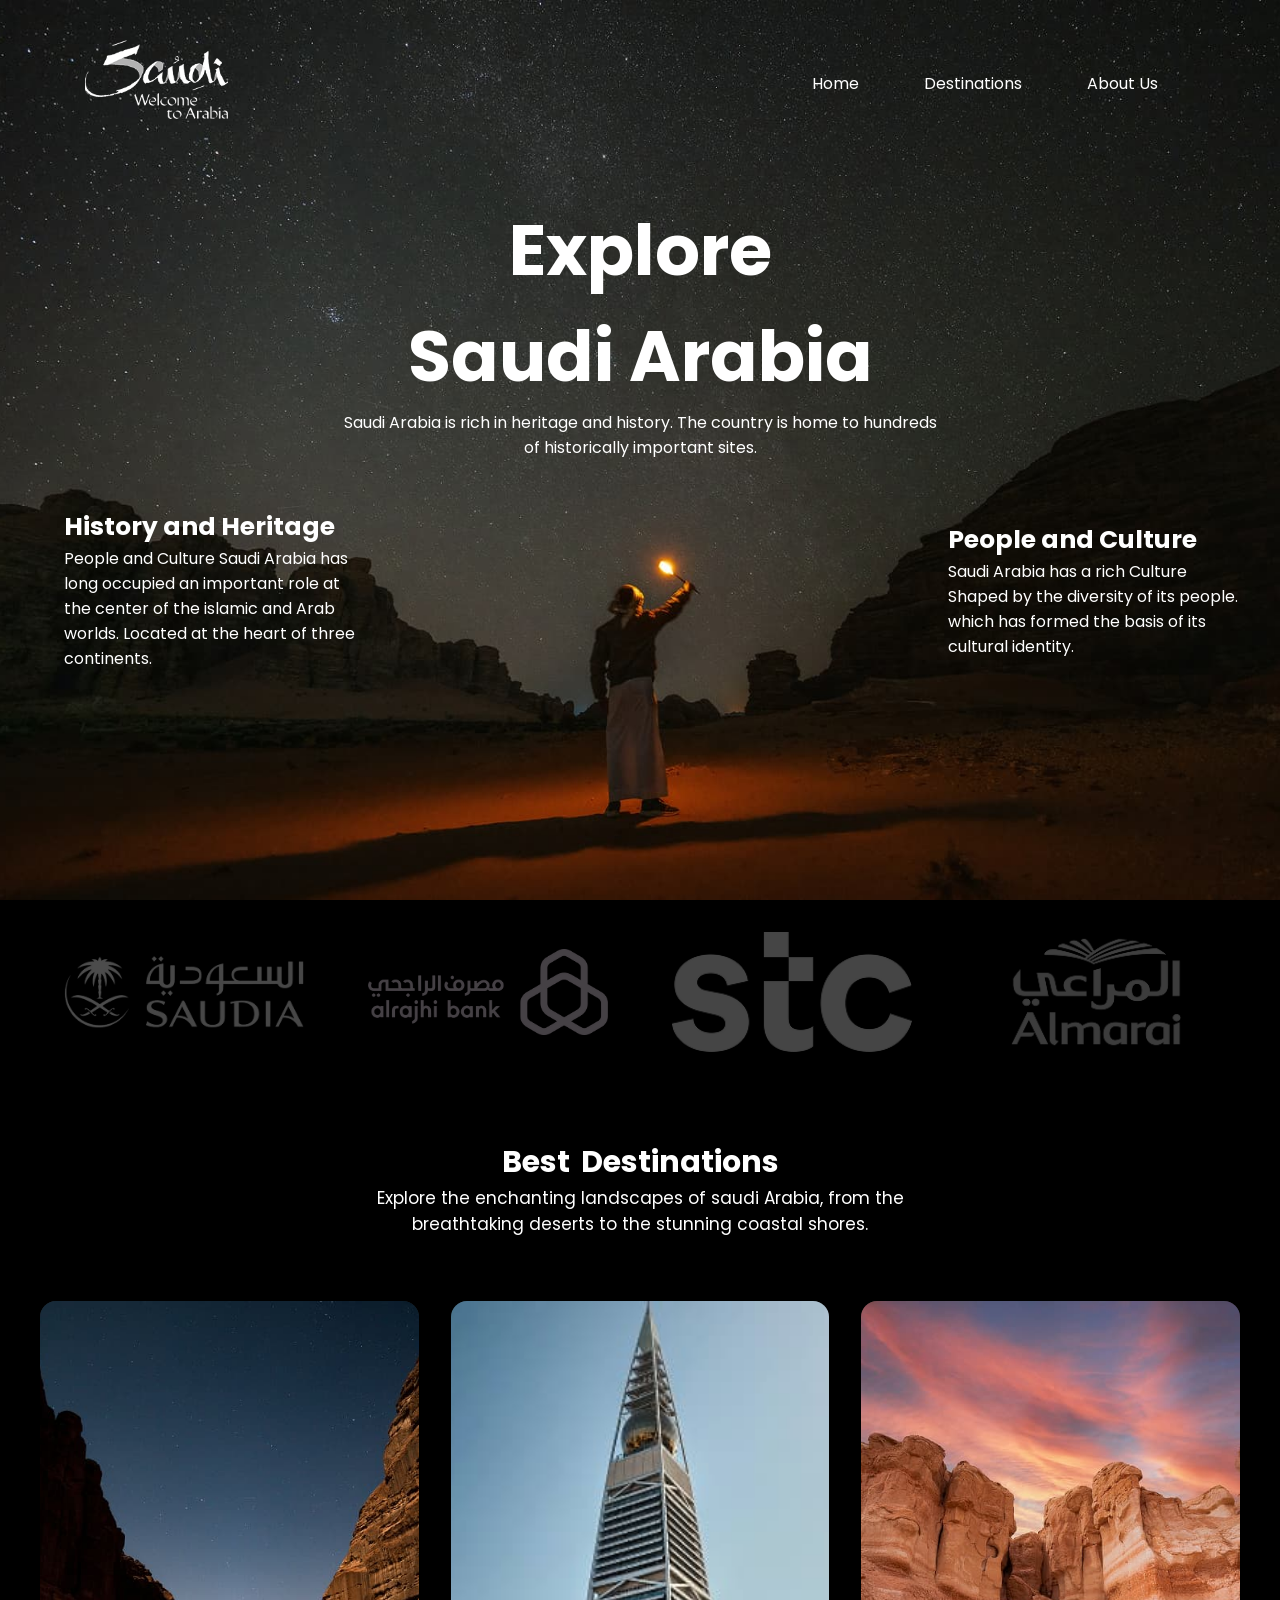
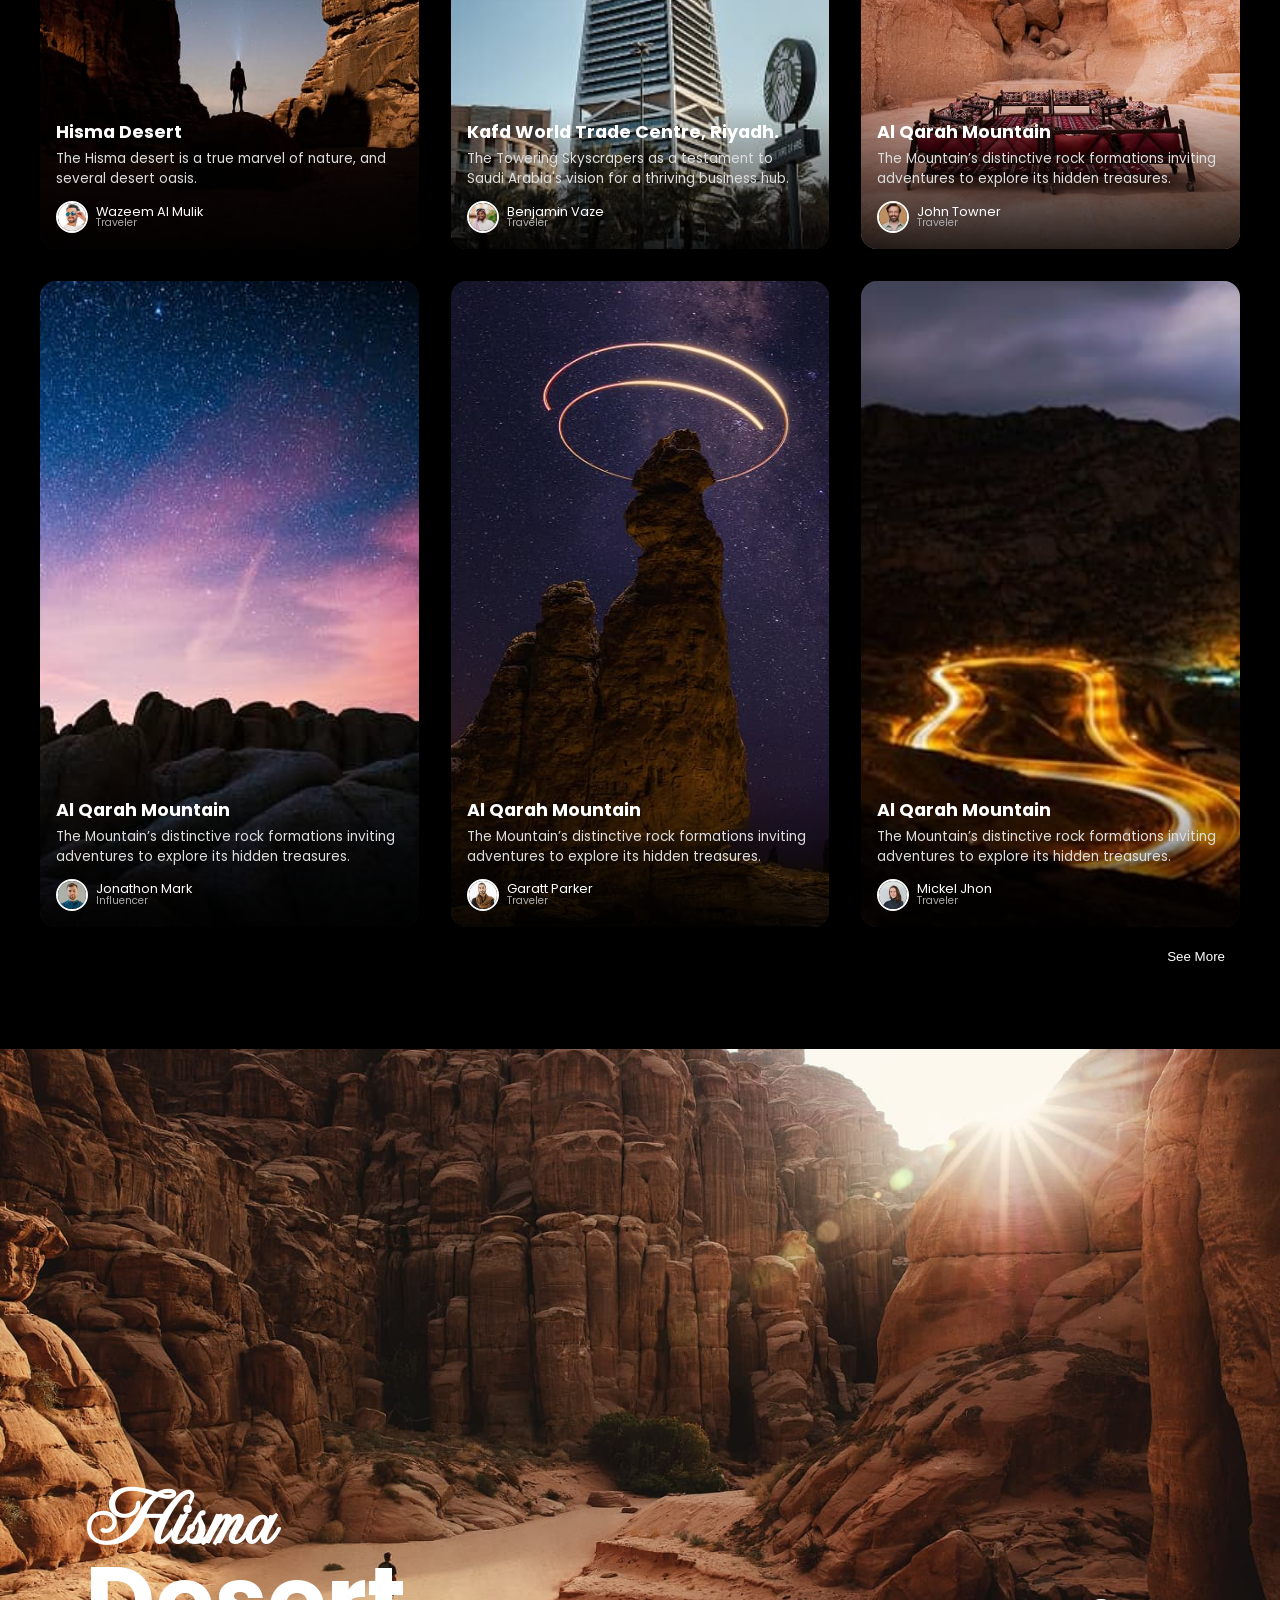
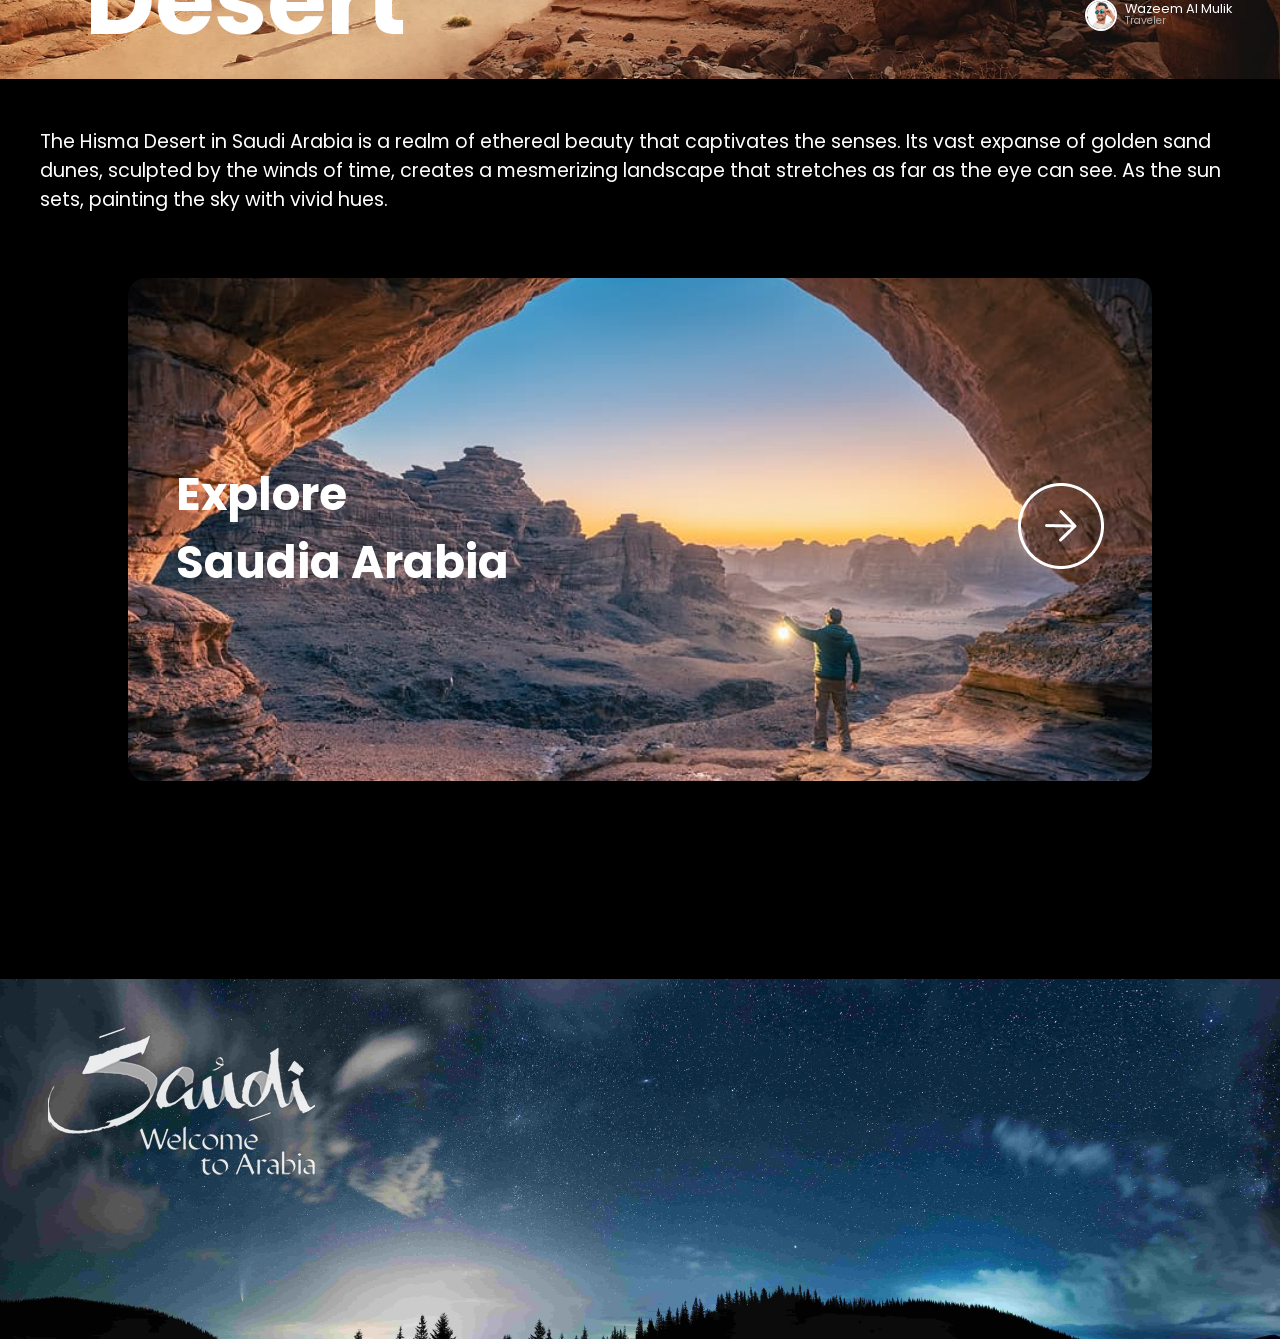
<file: index.html>
<!DOCTYPE html>
<html lang="en">

<head>
    <meta charset="UTF-8">
    <meta name="viewport" content="width=device-width, initial-scale=1.0">
    <link rel="stylesheet" href="style_1.css">
        <link href="https://unpkg.com/boxicons@2.1.4/css/boxicons.min.css" rel="stylesheet" />
    <title>Saudia Arabia</title>
</head>

<body>

    <header class="hero">
        <nav class="navbar">
            <a class="logo" href="#">
                <img src="image/hero_logo.png" alt="" loading="lazy">
            </a>

             <i class="bx bx-menu" id="menu-icon"></i>

            <div class="nav-cont">
                <a href="Home.html">Home</a>
                <a href="Destinations.html">Destinations</a>
                <a href="About.html">About Us</a>
            </div>

        </nav>

        <div class="hero-cont-1">
            <h1>Explore
                <br>
                Saudi Arabia
            </h1>
            <p>Saudi Arabia is rich in heritage and history. The country is
                home to hundreds of historically important sites.</p>
        </div>

        <div class="hero-cont-2">
            <div class="hero-cont-2-left">
                <h3>History and Heritage
                </h3>
                <p>People and Culture
                    Saudi Arabia has long occupied an
                    important role at the center of the
                    islamic and Arab worlds. Located at
                    the heart of three continents.
                </p>
            </div>
            <div class="hero-cont-2-right">
                <h3>People and Culture</h3>
                <p>Saudi Arabia has a rich Culture
                    Shaped by the diversity of its people.
                    which has formed the basis of its
                    cultural identity.</p>
            </div>
        </div>
    </header>


    <section class="section-1">
        <div class="logos">
            <img src="image/logo_1.png" alt="image" loading="lazy">
            <img src="image/logo_2.png" alt="image" loading="lazy">
            <img src="image/logo_3.png" alt="image" loading="lazy">
            <img src="image/logo_4.png" alt="image" loading="lazy">
        </div>
    </section>


     <section class="section-2">
        <div class="sec-2-cont-1">
            <h1>Best Destinations</h1>
            <p>Explore the enchanting landscapes of saudi Arabia, from
                the breathtaking deserts to the stunning coastal shores.</p>
        </div>
    </section>


    <section class="section-3">
        <div class="grid-container">
            <div class="card">
                <img src="image/box_img1.jpg" alt="" loading="lazy">
                <div class="content">
                    <h3>Hisma Desert</h3>
                    <p>The Hisma desert is a true marvel of nature, and several desert oasis.</p>
                    <div class="profile">
                        <img src="image/Man with sunglasses wearing white t-shirt posing.jpg" alt="" loading="lazy">
                        <span>Wazeem Al Mulik <small>Traveler</small></span>
                    </div>
                </div>
            </div>

            <div class="card">
                <img src="image/box_img2.jpg" alt="" loading="lazy">
                <div class="content">
                    <h3>Kafd World Trade Centre, Riyadh.</h3>
                    <p>The Towering Skyscrapers as a testament to Saudi Arabia's vision for a thriving business hub.</p>
                    <div class="profile">
                        <img src="image/Mask group (1).png" alt="" loading="lazy">
                        <span>Benjamin Vaze <small>Traveler</small></span>
                    </div>
                </div>
            </div>

            <div class="card">
                <img src="image/box_img3.jpg" alt=" "loading="lazy">
                <div class="content">
                    <h3>Al Qarah Mountain</h3>
                    <p>The Mountain’s distinctive rock formations inviting adventures to explore its hidden treasures.
                    </p>
                    <div class="profile">
                        <img src="image/Mask group (2).png" alt="" loading="lazy">
                        <span>John Towner <small>Traveler</small></span>
                    </div>
                </div>
            </div>

            <div class="card">
                <img src="image/box_img4.jpg" alt="" loading="lazy">
                <div class="content">
                    <h3>Al Qarah Mountain</h3>
                    <p>The Mountain’s distinctive rock formations inviting adventures to explore its hidden treasures.
                    </p>
                    <div class="profile">
                        <img src="image/Man isolated showing emotions end gestures.jpg" alt="" loading="lazy">
                        <span> Jonathon Mark <small>Influencer</small></span>
                    </div>
                </div>
            </div>

            <div class="card">
                <img src="image/box_img5.jpg" alt="" loading="lazy">
                <div class="content">
                    <h3>Al Qarah Mountain</h3>
                    <p>The Mountain’s distinctive rock formations inviting adventures to explore its hidden treasures.
                    </p>
                    <div class="profile">
                        <img src="image/Young man posing casually over white wall..jpg" alt="" loading="lazy">
                        <span>Garatt Parker <small>Traveler</small></span>
                    </div>
                </div>
            </div>

            <div class="card">
                <img src="image/box_img6.jpg" alt="" loading="lazy">
                <div class="content">
                    <h3>Al Qarah Mountain</h3>
                    <p>The Mountain’s distinctive rock formations inviting adventures to explore its hidden treasures.
                    </p>
                    <div class="profile">
                        <img src="image/Young woman in shirt standing with crossed arms and looking confident_11zon.jpg"
                            alt="" loading="lazy">
                        <span>Mickel Jhon <small>Traveler</small></span>
                    </div>
                </div>
            </div>
        </div>

        <div class="btn-1">
            <button>See More</button>
        </div>
    </section>


    <section class="section-4">
        <div class="sec-4-cont">
            <div class="sec-4-left">
                <h2 style="font-family: 'Imperial Script';">Hisma</h2>
                <h1>Desert</h1>
            </div>

            <div class="sec-4-right">
                <div class="profile">
                    <img src="image/Man with sunglasses wearing white t-shirt posing.jpg" alt="" loading="lazy">
                    <span>Wazeem Al Mulik <small>Traveler</small></span>
                </div>
            </div>
        </div>
    </section>


    <section class="section-5">
        <div class="sec-5-top-cont">
            <p>The Hisma Desert in Saudi Arabia is a realm of ethereal beauty that captivates the senses. Its vast
                expanse of golden sand dunes, sculpted by the winds of time, creates a mesmerizing landscape that
                stretches as far as the eye can see. As the sun sets, painting the sky with vivid hues.</p>
        </div>
        <div class="sec-5-bottom-cont">
            <div class="sec-5-left">
                <h1>
                    Explore
                    <br>
                    Saudia Arabia
                </h1>
            </div>
            <div class="sec-5-right">
                <img src="image/bottom_img_arrow.png" alt="" loading="lazy">
            </div>
        </div>
    </section>

    <footer class="footer">
        <div class="footer-cont">
            <img src="image/footer_img(1).png" alt="" loading="lazy">
        </div>
    </footer>


    <script src="script.js"></script>
</body>

</html>
</file>
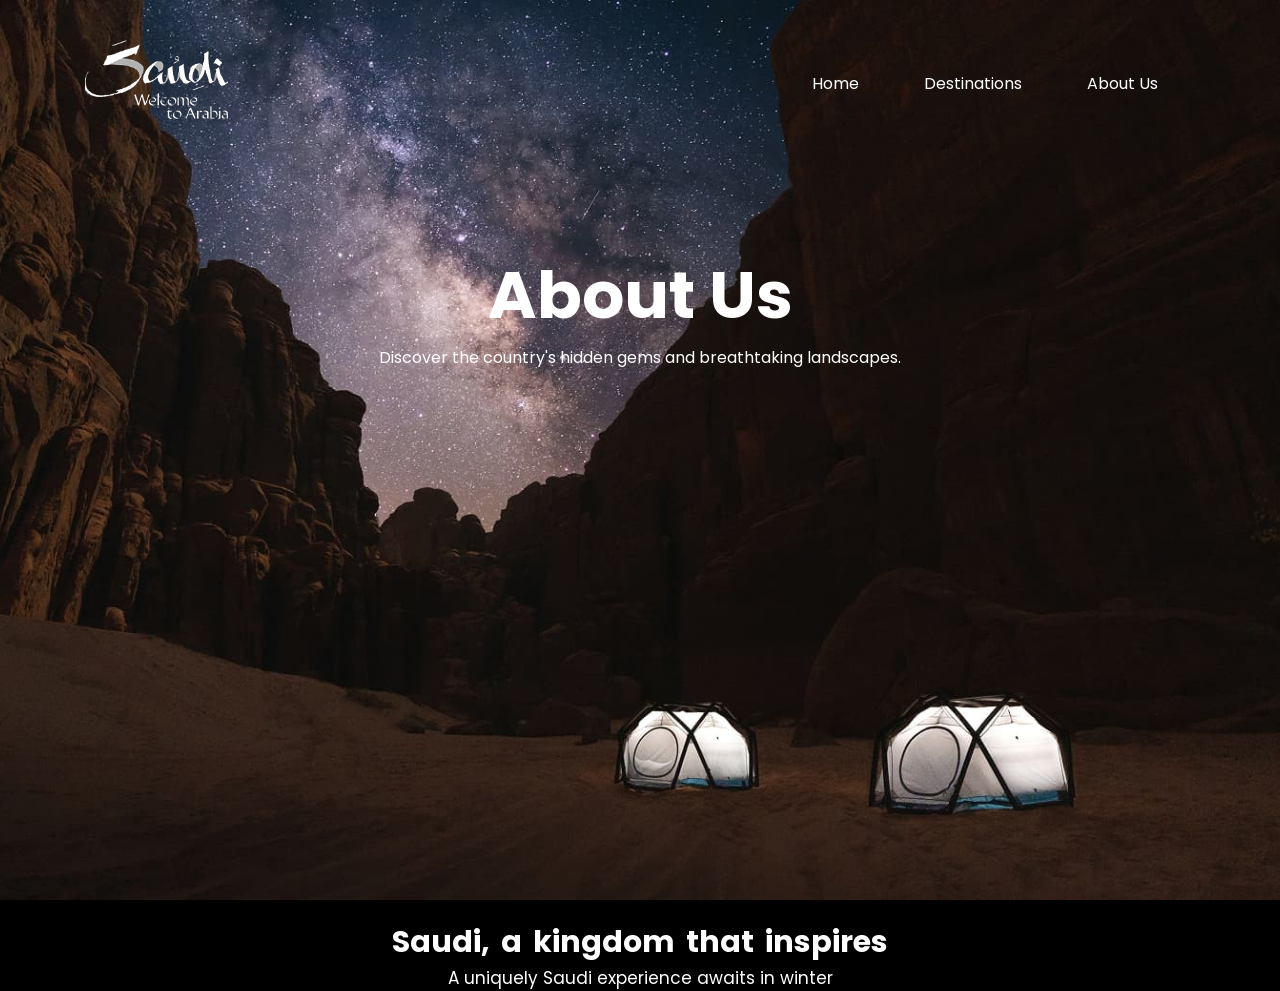
<file: About.html>
<!DOCTYPE html>
<html lang="en">
<head>
    <meta charset="UTF-8">
    <meta name="viewport" content="width=device-width, initial-scale=1.0">
    <link rel="stylesheet" href="style_3.css">
    <title>About Us</title>
</head>
<body>
    
        <header class="hero">
        <nav class="navbar">
            <a class="logo" href="#">
                <img src="image/hero_logo.png" alt="" loading="lazy">
            </a>

            <i class="bx bx-menu" id="menu-icon"></i>

            <div class="nav-cont">
                <a href="Home.html">Home</a>
                <a href="Destinations.html">Destinations</a>
                <a href="About.html">About Us</a>
            </div>

        </nav>

        <div class="hero-cont-1">
            <h1>About Us
            </h1>
            <p>Discover the country's hidden gems and breathtaking landscapes.</p>
        </div>

    </header>


    
     <section class="section-2">
        <div class="sec-2-cont-1">
            <h1>Saudi, a kingdom that inspires</h1>
            <p>A uniquely Saudi experience awaits in winter</p>
        </div>
    </section>


    <script src="script.js"></script>
</body>
</html>
</file>
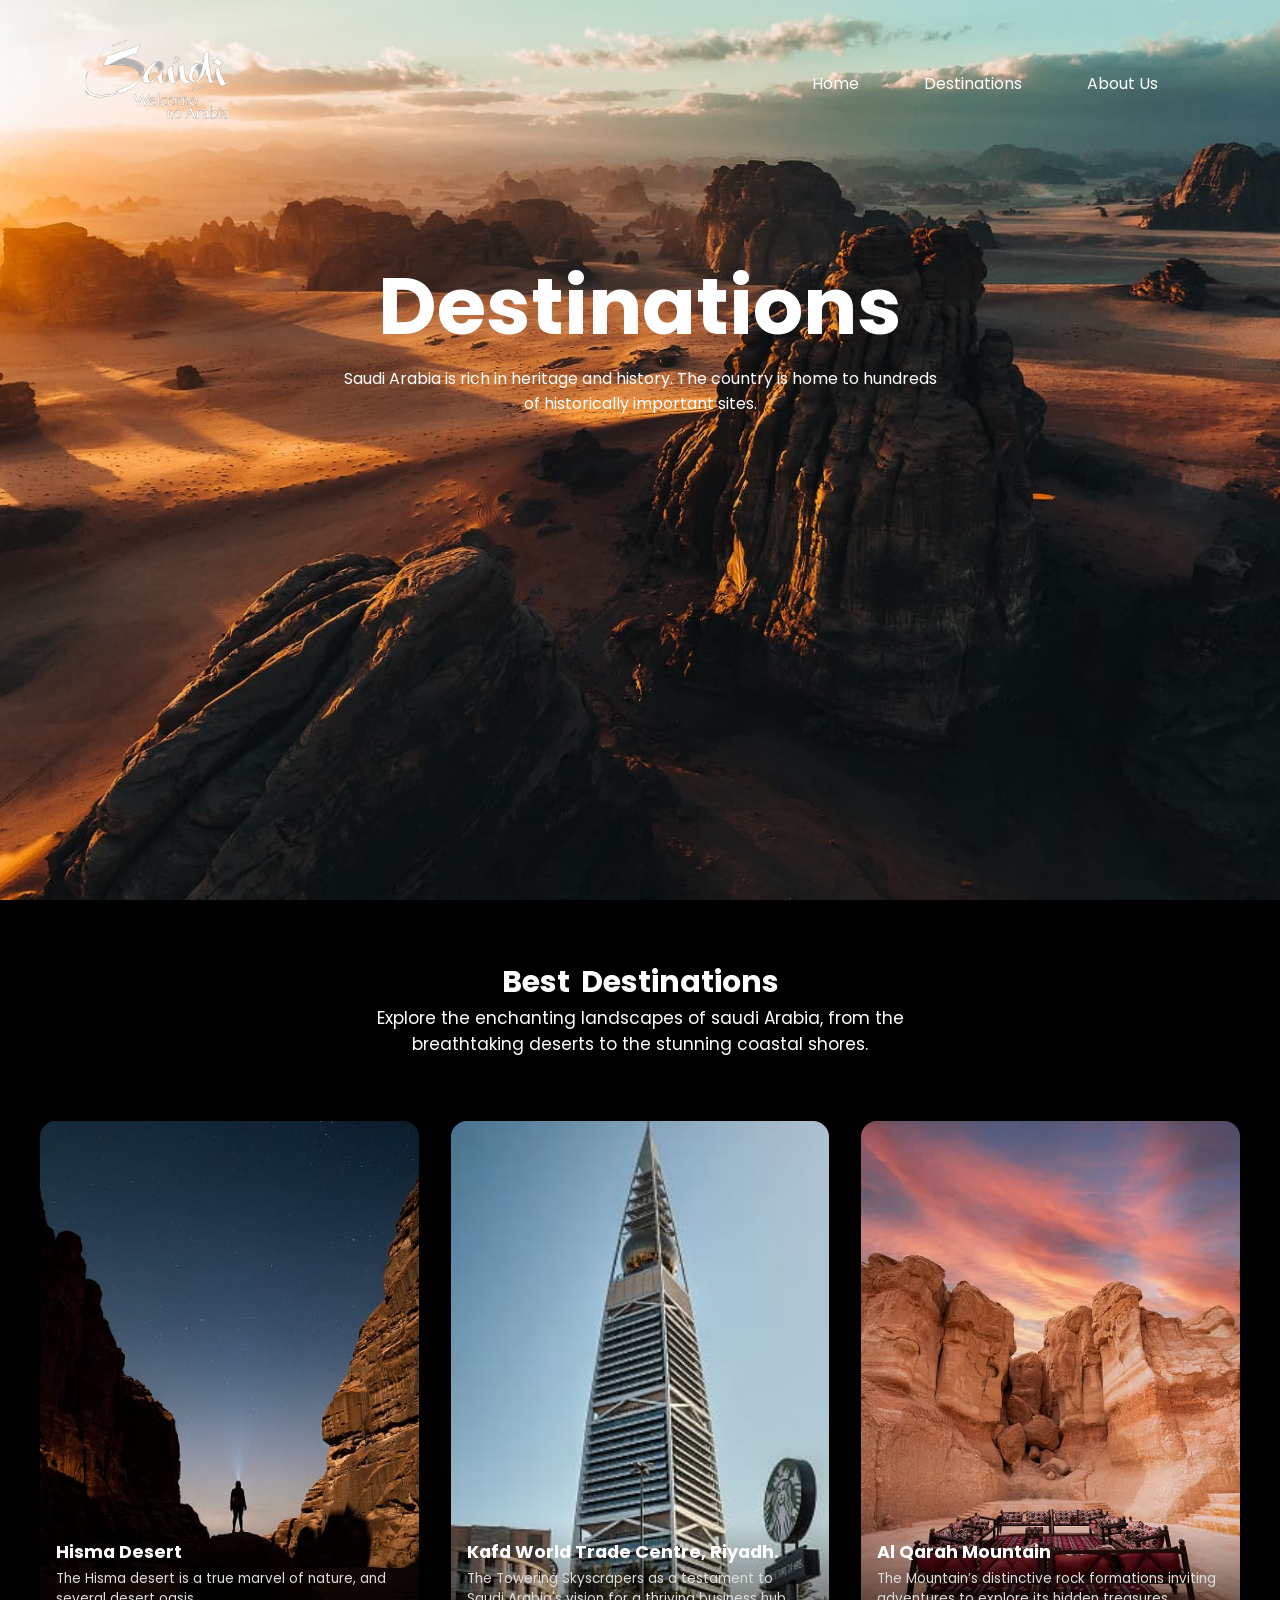
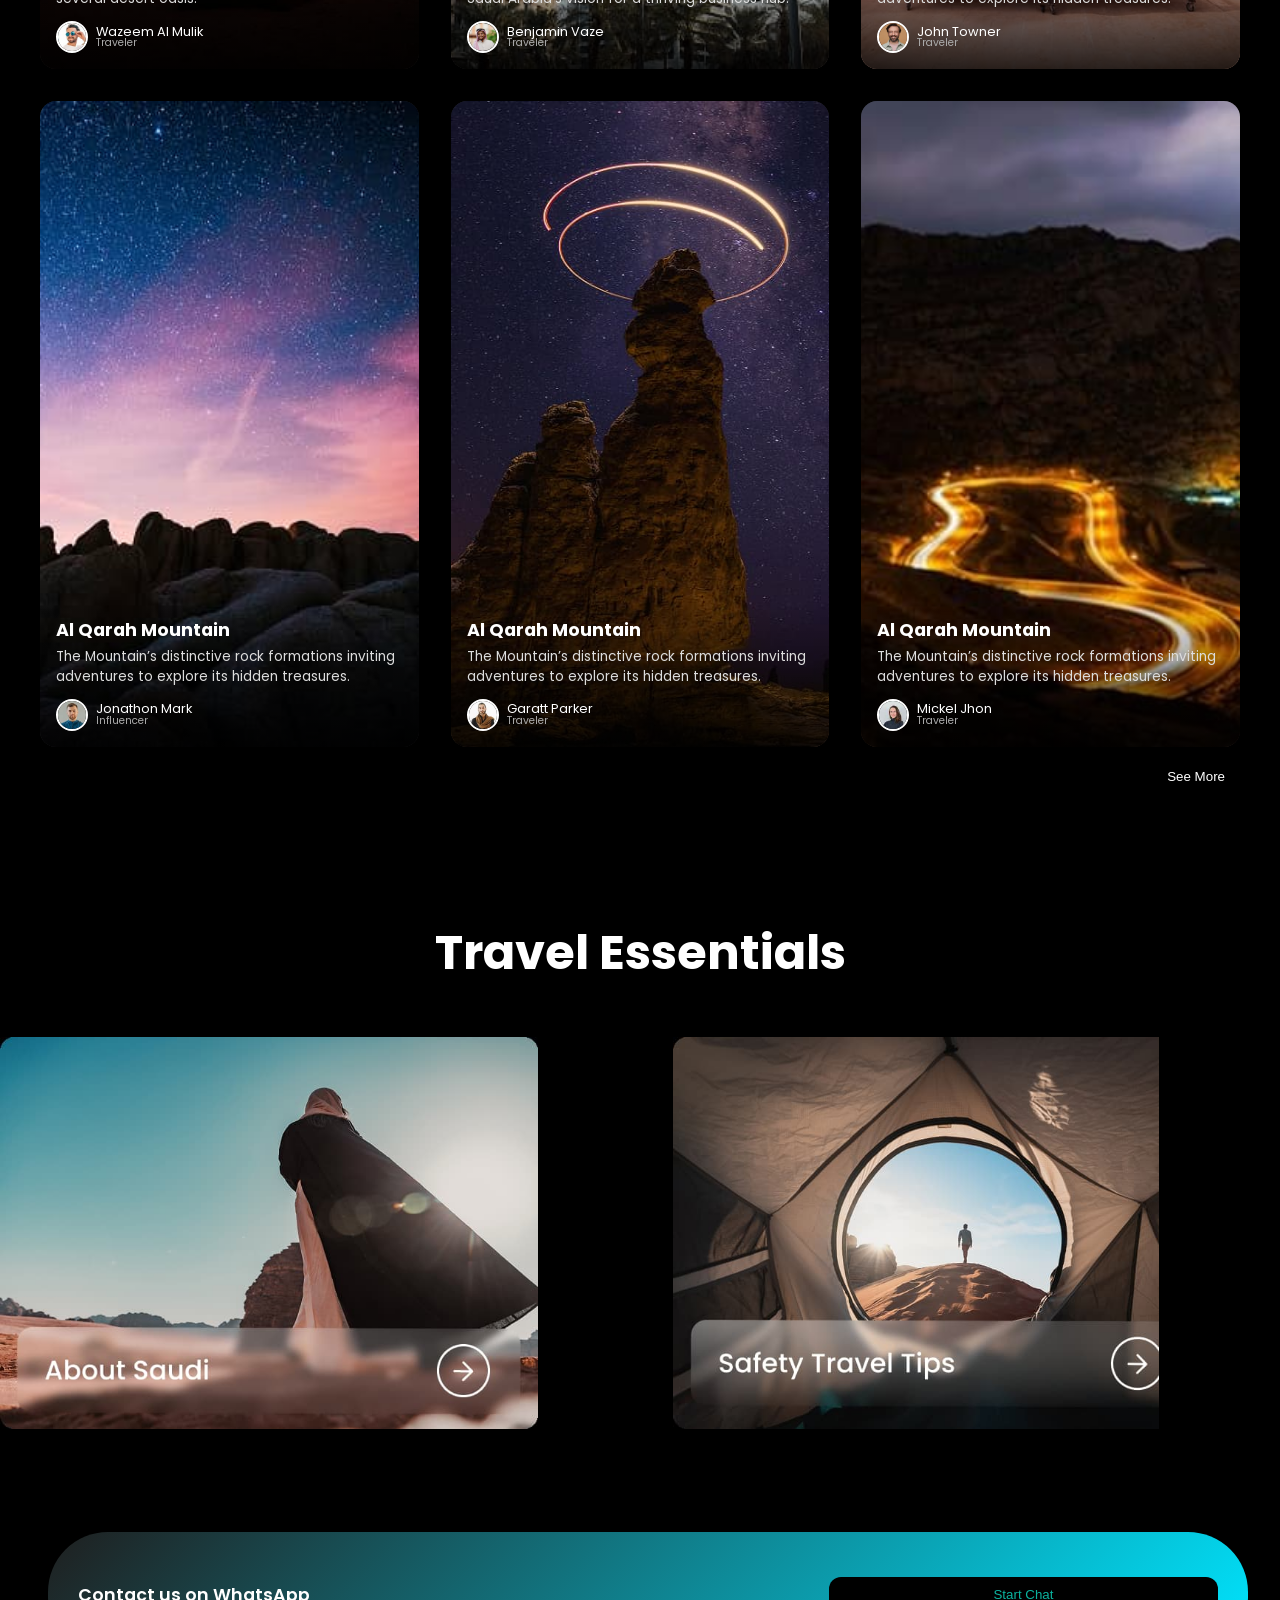
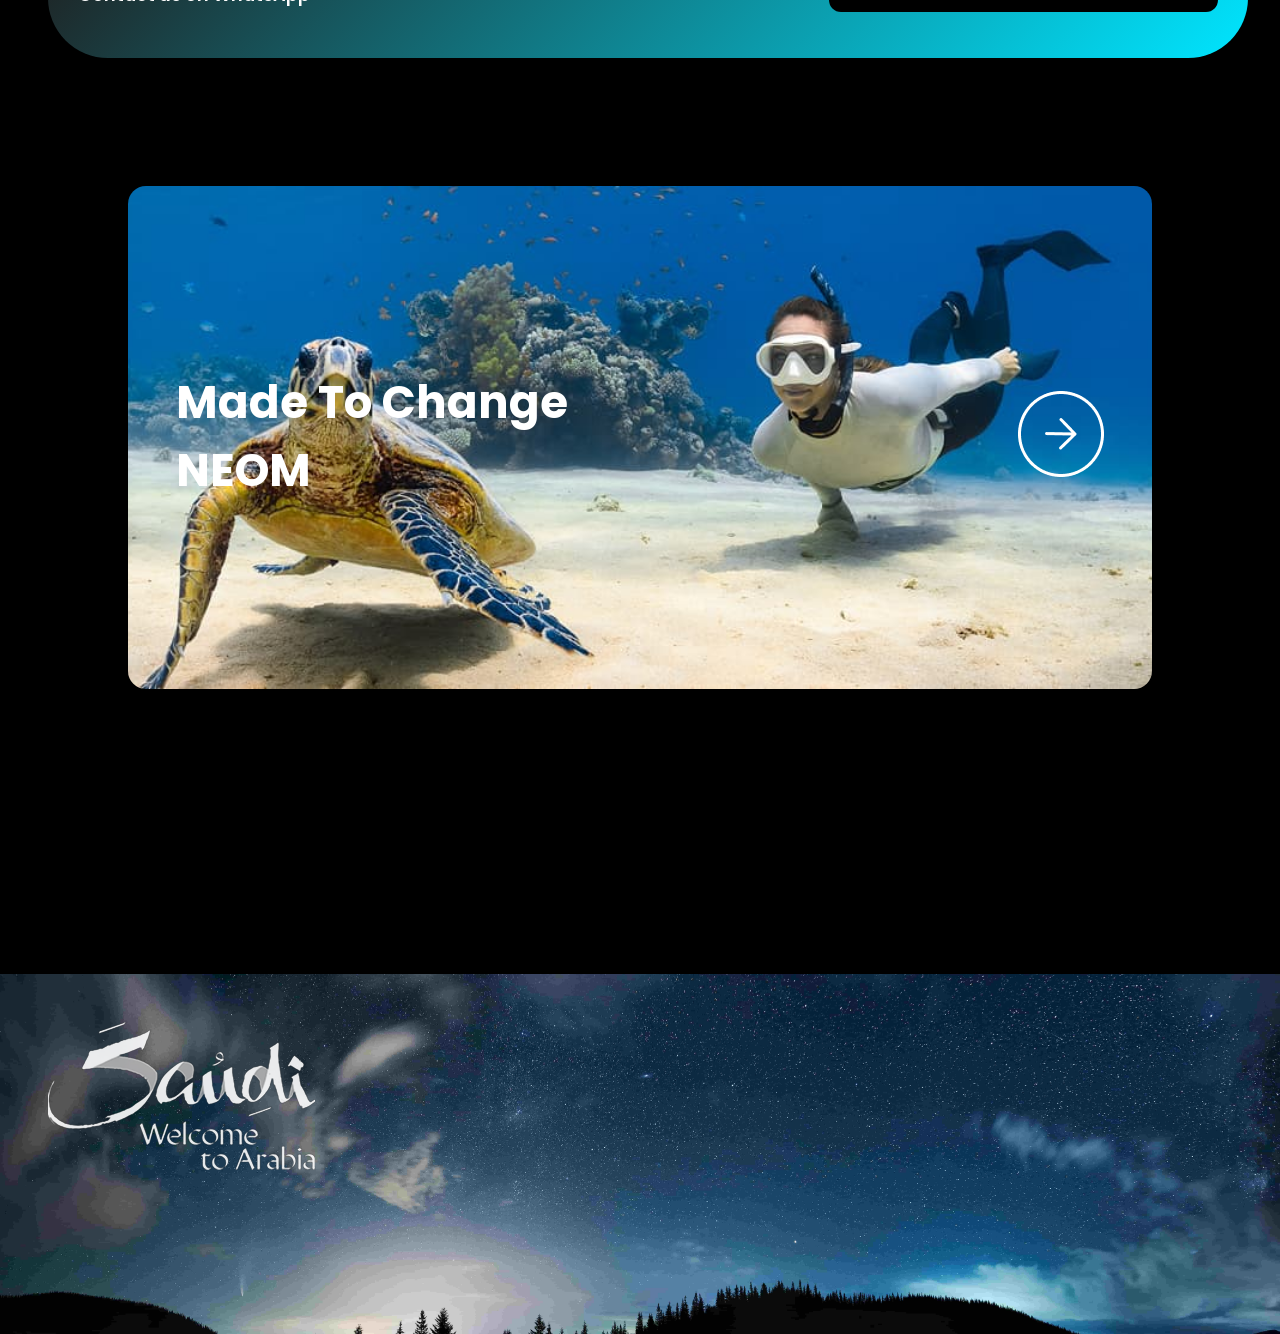
<file: Destinations.html>
<!DOCTYPE html>
<html lang="en">

<head>
    <meta charset="UTF-8">
    <meta name="viewport" content="width=device-width, initial-scale=1.0">
    <link href="https://fonts.googleapis.com/css2?family=Poppins:wght@400;600&display=swap" rel="stylesheet" />
    <link rel="stylesheet" href="style_2.css">
    <title>Destinations</title>
</head>

<body>

      <header class="hero">
        <nav class="navbar">
            <a class="logo" href="#">
                <img src="image/hero_logo.png" alt="logo" loading="lazy">
            </a>

            <!-- ✅ Menu Icon -->
            <i class="bx bx-menu" id="menu-icon"></i>

            <!-- ✅ Navigation Links -->
            <div class="nav-cont">
                <a href="Home.html">Home</a>
                <a href="Destinations.html">Destinations</a>
                <a href="About.html">About Us</a>
            </div>
        </nav>

        <div class="hero-cont-1">
            <h1>Destinations</h1>
            <p>Saudi Arabia is rich in heritage and history. The country is
                home to hundreds of historically important sites.</p>
        </div>
    </header>


    <section class="section-2">
        <div class="sec-2-cont-1">
            <h1>Best Destinations</h1>
            <p>Explore the enchanting landscapes of saudi Arabia, from
                the breathtaking deserts to the stunning coastal shores.</p>
        </div>
    </section>


    <section class="section-3">
        <div class="grid-container">
            <div class="card">
                <img src="image/box_img1.jpg" alt="" loading="lazy">
                <div class="content">
                    <h3>Hisma Desert</h3>
                    <p>The Hisma desert is a true marvel of nature, and several desert oasis.</p>
                    <div class="profile">
                        <img src="image/Man with sunglasses wearing white t-shirt posing.jpg" alt="" loading="lazy">
                        <span>Wazeem Al Mulik <small>Traveler</small></span>
                    </div>
                </div>
            </div>

            <div class="card">
                <img src="image/box_img2.jpg" alt="" loading="lazy">
                <div class="content">
                    <h3>Kafd World Trade Centre, Riyadh.</h3>
                    <p>The Towering Skyscrapers as a testament to Saudi Arabia's vision for a thriving business hub.</p>
                    <div class="profile">
                        <img src="image/Mask group (1).png" alt="" loading="lazy">
                        <span>Benjamin Vaze <small>Traveler</small></span>
                    </div>
                </div>
            </div>

            <div class="card">
                <img src="image/box_img3.jpg" alt=" " loading="lazy">
                <div class="content">
                    <h3>Al Qarah Mountain</h3>
                    <p>The Mountain’s distinctive rock formations inviting adventures to explore its hidden treasures.
                    </p>
                    <div class="profile">
                        <img src="image/Mask group (2).png" alt="" loading="lazy">
                        <span>John Towner <small>Traveler</small></span>
                    </div>
                </div>
            </div>

            <div class="card">
                <img src="image/box_img4.jpg" alt="" loading="lazy">
                <div class="content">
                    <h3>Al Qarah Mountain</h3>
                    <p>The Mountain’s distinctive rock formations inviting adventures to explore its hidden treasures.
                    </p>
                    <div class="profile">
                        <img src="image/Man isolated showing emotions end gestures.jpg" alt="" loading="lazy">
                        <span> Jonathon Mark <small>Influencer</small></span>
                    </div>
                </div>
            </div>

            <div class="card">
                <img src="image/box_img5.jpg" alt="" loading="lazy">
                <div class="content">
                    <h3>Al Qarah Mountain</h3>
                    <p>The Mountain’s distinctive rock formations inviting adventures to explore its hidden treasures.
                    </p>
                    <div class="profile">
                        <img src="image/Young man posing casually over white wall..jpg" alt="" loading="lazy">
                        <span>Garatt Parker <small>Traveler</small></span>
                    </div>
                </div>
            </div>

            <div class="card">
                <img src="image/box_img6.jpg" alt="" loading="lazy">
                <div class="content">
                    <h3>Al Qarah Mountain</h3>
                    <p>The Mountain’s distinctive rock formations inviting adventures to explore its hidden treasures.
                    </p>
                    <div class="profile">
                        <img src="image/Young woman in shirt standing with crossed arms and looking confident_11zon.jpg"
                            alt="" loading="lazy">
                        <span>Mickel Jhon <small>Traveler</small></span>
                    </div>
                </div>
            </div>
        </div>

        <div class="btn-1">
            <button>See More</button>
        </div>
    </section>

    <section class="section-4">
        <div class="sec-4-cont">
            <h1>Travel Essentials</h1>
        </div>
    </section>




    <section class="section-5">
        <div class="sec-5-cont">
            <div class="cont-1-card-1">
                <img src="image/sec-4_im1.jpg" alt="image" loading="lazy">
            </div>
            <div class="cont-1-card-2">
                <img src="image/sec-4_im2.jpg" alt="image" loading="lazy">
            </div>
        </div>

    </section>


    <section class="section-6">
        <div class="whatsapp-container">
            <div class="whatsapp-text">Contact us on WhatsApp</div>
            <button class="whatsapp-btn" onclick="window.open('https://wa.me/1234567890','_blank')">
                Start Chat
            </button>
        </div>
    </section>


    <section class="section-7">

        <div class="sec-7-bottom-cont">
            <div class="sec-7-left">
                <h1>
                    Made To Change
                    <br>
                    NEOM
                </h1>
            </div>
            <div class="sec-7-right">
                <img src="image/bottom_img_arrow.png" alt="" loading="lazy">
            </div>
        </div>
    </section>

    <footer class="footer">
        <div class="footer-cont">
            <img src="image/footer_img(1).png" alt="" loading="lazy">
        </div>
    </footer>



    <script src="script.js"></script>
</body>

</html>
</file>
<file: style_1.css>
@import url('https://fonts.googleapis.com/css2?family=Poppins:ital,wght@0,100;0,200;0,300;0,400;0,500;0,600;0,700;0,800;0,900;1,100;1,200;1,300;1,400;1,500;1,600;1,700;1,800;1,900&display=swap');
@import url('https://fonts.googleapis.com/css2?family=Imperial+Script&display=swap');


* {
    margin: 0;
    padding: 0;
    box-sizing: border-box;
}

html {
    font-family: 'Poppins';
}

body {
    overflow-x: hidden;
}

header {
    height: 100vh;
    width: 100%;
    background-image: url(image/hero_bg.jpg);
    background-size: cover;
    background-repeat: no-repeat;
    background-position: center;
    position: relative;
}

#menu-icon {
    font-size: 2rem;
    color: white;
    display: none;
}

nav {
    display: flex;
    justify-content: space-between;
    align-items: center;
    padding: 1.2rem 0 3.2rem 4rem;
    margin-right: 82px;
}

.logo img {
    width: 67%;
}

nav a {
    text-decoration: none;
    color: white;
    margin: 21px;
    padding-right: 19px;
}

.nav-cont a {
    transition: 0.3s ease-in-out;
    border-bottom: 2px solid transparent;
    cursor: pointer;
}

.nav-cont a:hover {
    transform: scale(1.2);
    color: #00ffee70;
}

.hero-cont-1 {
    text-align: center;
    color: white;
}

.hero-cont-1 h1 {
    font-size: 70px;
}

.hero-cont-1 p {
    max-width: 600px;
    margin: 0 auto;
}

.hero-cont-2 {
    color: white;
    display: flex;
    justify-content: space-between;
    align-items: center;
    padding: 3rem 2rem 4rem 4rem;
}


.hero-cont-2-left h3 {
    font-size: 25px;
}

.hero-cont-2-right h3 {
    font-size: 25px;
}



.hero-cont-2-left p {
    max-width: 300px;
    margin: 0 auto;
}

.hero-cont-2-right p {
    max-width: 300px;
    margin: 0 auto;
}









.section-1 {
    height: 20vh;
    width: 100%;
    background-color: black;
    padding: 2rem;
}

.logos {
    display: flex;
    justify-content: space-around;
    align-items: center;
}

.logos img {
    width: 240px;
}


.section-2 {
    color: white;
    background-color: black;
    padding-top: 60px;
}

.sec-2-cont-1 {
    text-align: center;
}

.sec-2-cont-1 h1 {
    font-size: 30px;
    word-spacing: 5px;
}

.sec-2-cont-1 p {
    font-size: 17px;
    max-width: 600px;
    margin: 0 auto;
}







.section-3 {
    background-color: black;
    padding: 4rem 2rem;
}

.grid-container {
    display: grid;
    grid-template-columns: repeat(auto-fit, minmax(300px, 1fr));
    gap: 2rem;
    max-width: 1200px;
    margin: 0 auto;
    position: relative;
}

.card {
    position: relative;
    overflow: hidden;
    border-radius: 1rem;
    box-shadow: 0 4px 20px rgba(0, 0, 0, 0.5);
    background: #222;
}

.card img {
    width: 100%;
    height: 100%;
    object-fit: cover;
    display: block;
}

.card .content {
    position: absolute;
    bottom: 0;
    left: 0;
    right: 0;
    padding: 1rem;
    background: linear-gradient(to top, rgba(0, 0, 0, 0.8), transparent);
}

.card .content h3 {
    margin: 0 0 0.25rem;
    font-size: 1.1rem;
    color: #fff;
}

.card .content p {
    font-size: 0.85rem;
    color: #ddd;
    margin: 0 0 0.75rem;
}

.profile {
    display: flex;
    align-items: center;
    gap: 0.5rem;
}

.profile img {
    width: 32px;
    height: 32px;
    border-radius: 50%;
    border: 2px solid #fff;
}

.profile span {
    font-size: 0.8rem;
    color: #fff;
    line-height: 1;
}

.profile small {
    display: block;
    font-size: 0.65rem;
    color: #aaa;
}

.btn-1 {
    text-align: right;
    max-width: 1200px;
    margin: 1rem auto;

}

.btn-1 button {
    background-color: black;
    color: white;
    border: none;
    border-radius: 15px;
    padding: 5px 15px;
    text-wrap: nowrap;
    transition: 0.3s ease-in-out;
    cursor: pointer;
}

.btn-1 button:hover {
    transform: scale(1.1);
}





.section-4 {
    color: white;
    height: 70vh;
    width: 100%;
    background-image: url(image/desert_img.jpg);
    background-size: cover;
    background-repeat: no-repeat;
    background-position: center;
    position: relative;
}

.sec-4-cont {
    display: flex;
    justify-content: space-between;
    align-items: center;
}

.sec-4-left {
    position: absolute;
    bottom: 0;
    margin-left: 53px;
    padding: 3rem 0 2.4rem 2rem;
    line-height: 5rem;
}

.sec-4-left h2 {
    font-size: 5rem;
}

.sec-4-left h1 {
    font-size: 6rem;
}


.sec-4-right {
    padding: 0 3rem 3rem 3rem;
    position: absolute;
    bottom: 0;
    right: 0;
}







.section-5 {
    height: 100vh;
    background: black;
    color: white;
    padding-top: 3rem;
}

.sec-5-top-cont p {
    max-width: 1200px;
    margin: 0 auto;
    font-size: 1.2rem;
}

.sec-5-bottom-cont {
    height: 59%;
    max-width: 80%;
    margin: 4rem auto 0 auto;
    display: flex;
    justify-content: space-between;
    align-items: center;
    background-color: black;
    background-image: url(image/bottom_img.jpg);
    background-size: cover;
    background-repeat: no-repeat;
    background-position: center;
    border-radius: 18px;
    position: relative;
}

.sec-5-left {
    padding: 3rem;
}

.sec-5-left h1 {
    font-size: 45px;
}

.sec-5-right img {
    padding-right: 3rem;
}


.footer {
    height: 40vh;
    background-image: url(image/footer_img.jpg);
    background-size: cover;
    background-repeat: no-repeat;
    background-position: center;
    padding: 3rem;
}








@media (max-width:750px) {

    .logo img {
        width: 100px;
    }

    .hero-cont-1 h1 {
        font-size: 60px;
    }

    .hero-cont-2 {
        column-gap: 26px;
    }

    .hero-cont-2-left h3 {
        font-size: 20px;
    }

    .hero-cont-2-left p {
        font-size: 12px;
    }

    .hero-cont-2-right h3 {
        font-size: 20px;
    }

    .hero-cont-2-right p {
        font-size: 12px;
    }

    #menu-icon {
        display: block;
    }

    .nav-cont {
        position: absolute;
        top: 13%;
        right: 0;
        width: 40%;
        background: rgba(0, 0, 0, 0.6);
        border-radius: 5px;
        border: 2px solid #00ffee70;
        display: none;
    }

    .nav-cont a {
        display: block;
    }

    .nav-cont.active {
        display: block;
    }

    .section-1 {
        height: 10%;
        padding: 10px;
    }

    .logos img {
        width: 90px;
        margin: 3px;
    }

    .sec-2-cont-1 h1 {
        font-size: 23px;
    }

    .sec-2-cont-1 p {
        font-size: 16px;
    }

    .btn-1 {
        text-align: center;
    }

    .section-4 {
        height: 80vh;
        background-position: left;
    }

    .sec-4-cont {
        flex-direction: column;
        justify-content: space-between;
    }

    .sec-4-left {
        position: relative;
        margin-left: 0;
        padding: 4rem 0 0 0;
    }

    .sec-4-left h2 {
        font-size: 4rem;
    }

    .sec-4-left h1 {
        font-size: 6rem;
    }

    .sec-4-right {
        position: absolute;
        bottom: 0;
        left: 0;
    }

    .sec-5-top-cont p {
        font-size: 12px;
        max-width: 350px;
        margin: 0 auto;
    }

    .sec-5-bottom-cont {
        flex-direction: column;
        justify-content: center;
        max-width: 50vw;
        background-position: 63%;
    }

    .sec-5-left {
        padding: 10px;
    }

    .sec-5-left h1 {
        font-size: 21px;
    }

    .sec-5-right img {
        padding-right: 3rem;
        max-width: 70%;
    }

}
</file>
<file: style_3.css>
@import url('https://fonts.googleapis.com/css2?family=Poppins:ital,wght@0,100;0,200;0,300;0,400;0,500;0,600;0,700;0,800;0,900;1,100;1,200;1,300;1,400;1,500;1,600;1,700;1,800;1,900&display=swap');
@import url('https://fonts.googleapis.com/css2?family=Imperial+Script&display=swap');


* {
    margin: 0;
    padding: 0;
    box-sizing: border-box;
}

html {
    font-family: 'Poppins';
}

body {
    overflow-x: hidden;
}

header {
    height: 100vh;
    width: 100%;
    background-image: url(image/about_bg.jpg);
    background-size: cover;
    background-repeat: no-repeat;
    background-position: center;
    position: relative;
}

#menu-icon {
    font-size: 2rem;
    color: white;
    display: none;
}

nav {
    display: flex;
    justify-content: space-between;
    align-items: center;
    padding: 1.2rem 0 3.2rem 4rem;
    margin-right: 82px;
}

.logo img {
    width: 67%;
}

nav a {
    text-decoration: none;
    color: white;
    margin: 21px;
    padding-right: 19px;
}

.nav-cont a {
    transition: 0.3s ease-in-out;
    border-bottom: 2px solid transparent;
    cursor: pointer;
}

.nav-cont a:hover {
    transform: scale(1.2);
    color: #00ffee70;
}

.hero-cont-1 {
    margin: 3rem;
    text-align: center;
    color: white;
}

.hero-cont-1 h1 {
    font-size: 66px;
}

.hero-cont-1 p {
    max-width: 600px;
    margin: 0 auto;
}



.section-2 {
    color: white;
    background-color: black;
    padding-top: 20px;
}

.sec-2-cont-1 {
    text-align: center;
}

.sec-2-cont-1 h1 {
    font-size: 30px;
    word-spacing: 5px;
}

.sec-2-cont-1 p {
    font-size: 17px;
    max-width: 600px;
    margin: 0 auto;
}




























/* @media (max-width: 500px) {
    .whatsapp-container {
        flex-direction: column;
        text-align: center;
        gap: 15px;
        padding: 30px 20px;
    }

    .whatsapp-text {
        font-size: 1rem;
    }

    .whatsapp-btn {
        width: 100%;
    }
}


@media (max-width:750px) {

    .logo img {
        width: 100px;
    }

    .hero-cont-1 h1 {
        font-size: 60px;
    }

    .hero-cont-2 {
        column-gap: 26px;
    }

    .hero-cont-2-left h3 {
        font-size: 20px;
    }

    .hero-cont-2-left p {
        font-size: 12px;
    }

    .hero-cont-2-right h3 {
        font-size: 20px;
    }

    .hero-cont-2-right p {
        font-size: 12px;
    }

    #menu-icon {
        display: block;
    }

    .nav-cont {
        position: absolute;
        top: 13%;
        right: 0;
        width: 40%;
        background: rgba(0, 0, 0, 0.6);
        border-radius: 5px;
        border: 2px solid #00ffee70;
        display: none;
    }

    .nav-cont a {
        display: block;
    }

    .nav-cont.active {
        display: block;
    }

    .section-1 {
        height: 10%;
        padding: 10px;
    }

    .logos img {
        width: 90px;
        margin: 3px;
    }

    .sec-2-cont-1 h1 {
        font-size: 23px;
    }

    .sec-2-cont-1 p {
        font-size: 16px;
    }

    .btn-1 {
        text-align: center;
    }

    .sec-4-cont h1 {
        font-size: 27px;
    }

    .sec-5-cont {
        flex-direction: column;
        gap: 23px;
        text-align: center;
    }

    .cont-1-card-1 img {
        height: 50%;
        width: 50%;
    }

    .cont-1-card-2 img {
        height: 50%;
        width: 50%;
    }

    .sec-7-bottom-cont {
        flex-direction: column;
        justify-content: center;
        max-width: 50vw;
        background-position: 63%;
    }

    .sec-7-left {
        padding: 10px;
    }

    .sec-7-left h1 {
        font-size: 21px;
    }

    .sec-7-right img {
        padding-right: 3rem;
        max-width: 70%;
    }

} */
</file>
<file: style_2.css>
@import url('https://fonts.googleapis.com/css2?family=Poppins:ital,wght@0,100;0,200;0,300;0,400;0,500;0,600;0,700;0,800;0,900;1,100;1,200;1,300;1,400;1,500;1,600;1,700;1,800;1,900&display=swap');
@import url('https://fonts.googleapis.com/css2?family=Imperial+Script&display=swap');


* {
    margin: 0;
    padding: 0;
    box-sizing: border-box;
}

html {
    font-family: 'Poppins';
}

body {
    overflow-x: hidden;
}

header {
    height: 100vh;
    width: 100%;
    background-image: url(image/hero2_bg.jpg);
    background-size: cover;
    background-repeat: no-repeat;
    background-position: center;
    position: relative;
}

#menu-icon {
    display: none;
    /* Hide on large screens */
    font-size: 2rem;
    color: white;
    cursor: pointer;
}


nav {
    display: flex;
    justify-content: space-between;
    align-items: center;
    padding: 1.2rem 0 3.2rem 4rem;
    margin-right: 82px;
}

.logo img {
    width: 67%;
}

nav a {
    text-decoration: none;
    color: white;
    margin: 21px;
    padding-right: 19px;
}

.nav-cont a {
    transition: 0.3s ease-in-out;
    border-bottom: 2px solid transparent;
    cursor: pointer;
}

.nav-cont a:hover {
    transform: scale(1.2);
    color: #00ffee70;
}

.hero-cont-1 {
    margin: 3rem;
    text-align: center;
    color: white;
}

.hero-cont-1 h1 {
    font-size: 80px;
}

.hero-cont-1 p {
    max-width: 600px;
    margin: 0 auto;
}



.section-2 {
    color: white;
    background-color: black;
    padding-top: 60px;
}

.sec-2-cont-1 {
    text-align: center;
}

.sec-2-cont-1 h1 {
    font-size: 30px;
    word-spacing: 5px;
}

.sec-2-cont-1 p {
    font-size: 17px;
    max-width: 600px;
    margin: 0 auto;
}







.section-3 {
    background-color: black;
    padding: 4rem 2rem;
}

.grid-container {
    display: grid;
    grid-template-columns: repeat(auto-fit, minmax(300px, 1fr));
    gap: 2rem;
    max-width: 1200px;
    margin: 0 auto;
    position: relative;
}

.card {
    position: relative;
    overflow: hidden;
    border-radius: 1rem;
    box-shadow: 0 4px 20px rgba(0, 0, 0, 0.5);
    background: #222;
}

.card img {
    width: 100%;
    height: 100%;
    object-fit: cover;
    display: block;
}

.card .content {
    position: absolute;
    bottom: 0;
    left: 0;
    right: 0;
    padding: 1rem;
    background: linear-gradient(to top, rgba(0, 0, 0, 0.8), transparent);
}

.card .content h3 {
    margin: 0 0 0.25rem;
    font-size: 1.1rem;
    color: #fff;
}

.card .content p {
    font-size: 0.85rem;
    color: #ddd;
    margin: 0 0 0.75rem;
}

.profile {
    display: flex;
    align-items: center;
    gap: 0.5rem;
}

.profile img {
    width: 32px;
    height: 32px;
    border-radius: 50%;
    border: 2px solid #fff;
}

.profile span {
    font-size: 0.8rem;
    color: #fff;
    line-height: 1;
}

.profile small {
    display: block;
    font-size: 0.65rem;
    color: #aaa;
}

.btn-1 {
    text-align: right;
    max-width: 1200px;
    margin: 1rem auto;

}

.btn-1 button {
    background-color: black;
    color: white;
    border: none;
    border-radius: 15px;
    padding: 5px 15px;
    text-wrap: nowrap;
    transition: 0.3s ease-in-out;
    cursor: pointer;
}

.btn-1 button:hover {
    transform: scale(1.1);
}




.section-4 {
    color: white;
    background-color: black;
}

.sec-4-cont {
    text-align: center;
    padding: 3rem;
}

.sec-4-cont h1 {
    font-size: 3rem;
}



.section-5 {
    color: white;
    background-color: black;
}

.sec-5-cont {
    display: flex;
    justify-content: right;
    align-items: center;

}

.cont-1-card-1 img {
    height: 80%;
    width: 80%;
}

.cont-1-card-2 img {
    height: 80%;
    width: 80%;
}







/* WhatsApp Contact Section */
.section-6 {
    background: #000;
    padding: 6rem 0 1rem 1rem;
    display: flex;
    justify-content: center;
}

.whatsapp-container {
    display: flex;
    justify-content: space-between;
    align-items: center;
    background: linear-gradient(135deg, #1f1f1f, #00e5ff);
    padding: 20px 30px;
    border-radius: 60px;
    box-shadow: 0 8px 20px rgba(0, 0, 0, 0.25);
    max-width: 1200px;
    height: 14vh;
    width: 100%;
    transition: transform 0.3s ease, box-shadow 0.3s ease;
    flex-wrap: wrap;
}

.whatsapp-container:hover {
    transform: translateY(-4px);
    box-shadow: 0 12px 25px rgba(0, 0, 0, 0.35);
}

.whatsapp-text {
    color: #fff;
    font-weight: 600;
    font-size: 1.1rem;
    margin-right: 20px;
    flex: 1 1 60%;
}

.whatsapp-btn {
    background-color: black;
    color: #0bb39f;
    border: none;
    padding: 10px 20px;
    border-radius: 12px;
    font-weight: 500;
    cursor: pointer;
    transition: all 0.3s ease;
    flex: 1 1 30%;
    min-width: 120px;
}

.whatsapp-btn:hover {
    background-color: #f0f0f0;
    color: #075e54;
}




.section-7 {
    height: 100vh;
    background: black;
    color: white;
    padding-top: 3rem;
}

.sec-7-top-cont p {
    max-width: 1200px;
    margin: 0 auto;
    font-size: 1.2rem;
}

.sec-7-bottom-cont {
    height: 59%;
    max-width: 80%;
    margin: 4rem auto 0 auto;
    display: flex;
    justify-content: space-between;
    align-items: center;
    background-color: black;
    background-image: url(image/bottom2_img.jpg);
    background-size: cover;
    background-repeat: no-repeat;
    background-position: center;
    border-radius: 18px;
    position: relative;
}

.sec-7-left {
    padding: 3rem;
}

.sec-7-left h1 {
    font-size: 45px;
}

.sec-7-right img {
    padding-right: 3rem;
}


.footer {
    height: 40vh;
    background-image: url(image/footer_img.jpg);
    background-size: cover;
    background-repeat: no-repeat;
    background-position: center;
    padding: 3rem;
}











@media (max-width:750px) {
    .nav-cont {
        display: none;
        /* other styles */
    }

    .nav-cont.active {
        display: block;
    }


    .logo img {
        width: 100px;
    }

    .hero-cont-1 {
        margin-top: 8rem;
        text-align: center;
        margin: 0;
    }

    .hero-cont-1 h1 {
        font-size: 55px;
    }

    #menu-icon {
        display: block;
        /* Show only on mobile */
    }

    .nav-cont {
        display: none;
        flex-direction: column;
        position: absolute;
        top: 60px;
        right: 20px;
        background-color: rgba(0, 0, 0, 0.8);
        padding: 1rem;
        border-radius: 10px;
        z-index: 999;
    }

    .nav-cont a {
        display: block;
        margin: 10px 0;
    }

    .nav-cont.active {
        display: flex;
    }

    .section-1 {
        height: 10%;
        padding: 10px;
    }

    .logos img {
        width: 90px;
        margin: 3px;
    }

    .sec-2-cont-1 h1 {
        font-size: 30px;
    }

    .sec-2-cont-1 p {
        font-size: 16px;
    }

    .btn-1 {
        text-align: center;
    }

    .sec-4-cont h1 {
        font-size: 27px;
    }

    .sec-5-cont {
        flex-direction: column;
        gap: 23px;
        text-align: center;
    }

    .cont-1-card-1 img {
        height: 50%;
        width: 50%;
    }

    .cont-1-card-2 img {
        height: 50%;
        width: 50%;
    }


    .whatsapp-container {
        flex-wrap: wrap;
        gap: 10px;
    }

    .whatsapp-text {
        font-size: 1rem;
        margin-right: 0;
    }

    .whatsapp-btn {
        width: 100%;
        font-size: 1rem;
        padding: 12px;
        border-radius: 10px;

    }


    .sec-7-bottom-cont {
        flex-direction: column;
        justify-content: center;
        max-width: 50vw;
        background-position: 63%;
    }

    .sec-7-left {
        padding: 10px;
    }

    .sec-7-left h1 {
        font-size: 21px;
    }

    .sec-7-right img {
        padding-right: 3rem;
        max-width: 70%;
    }

}
</file>
